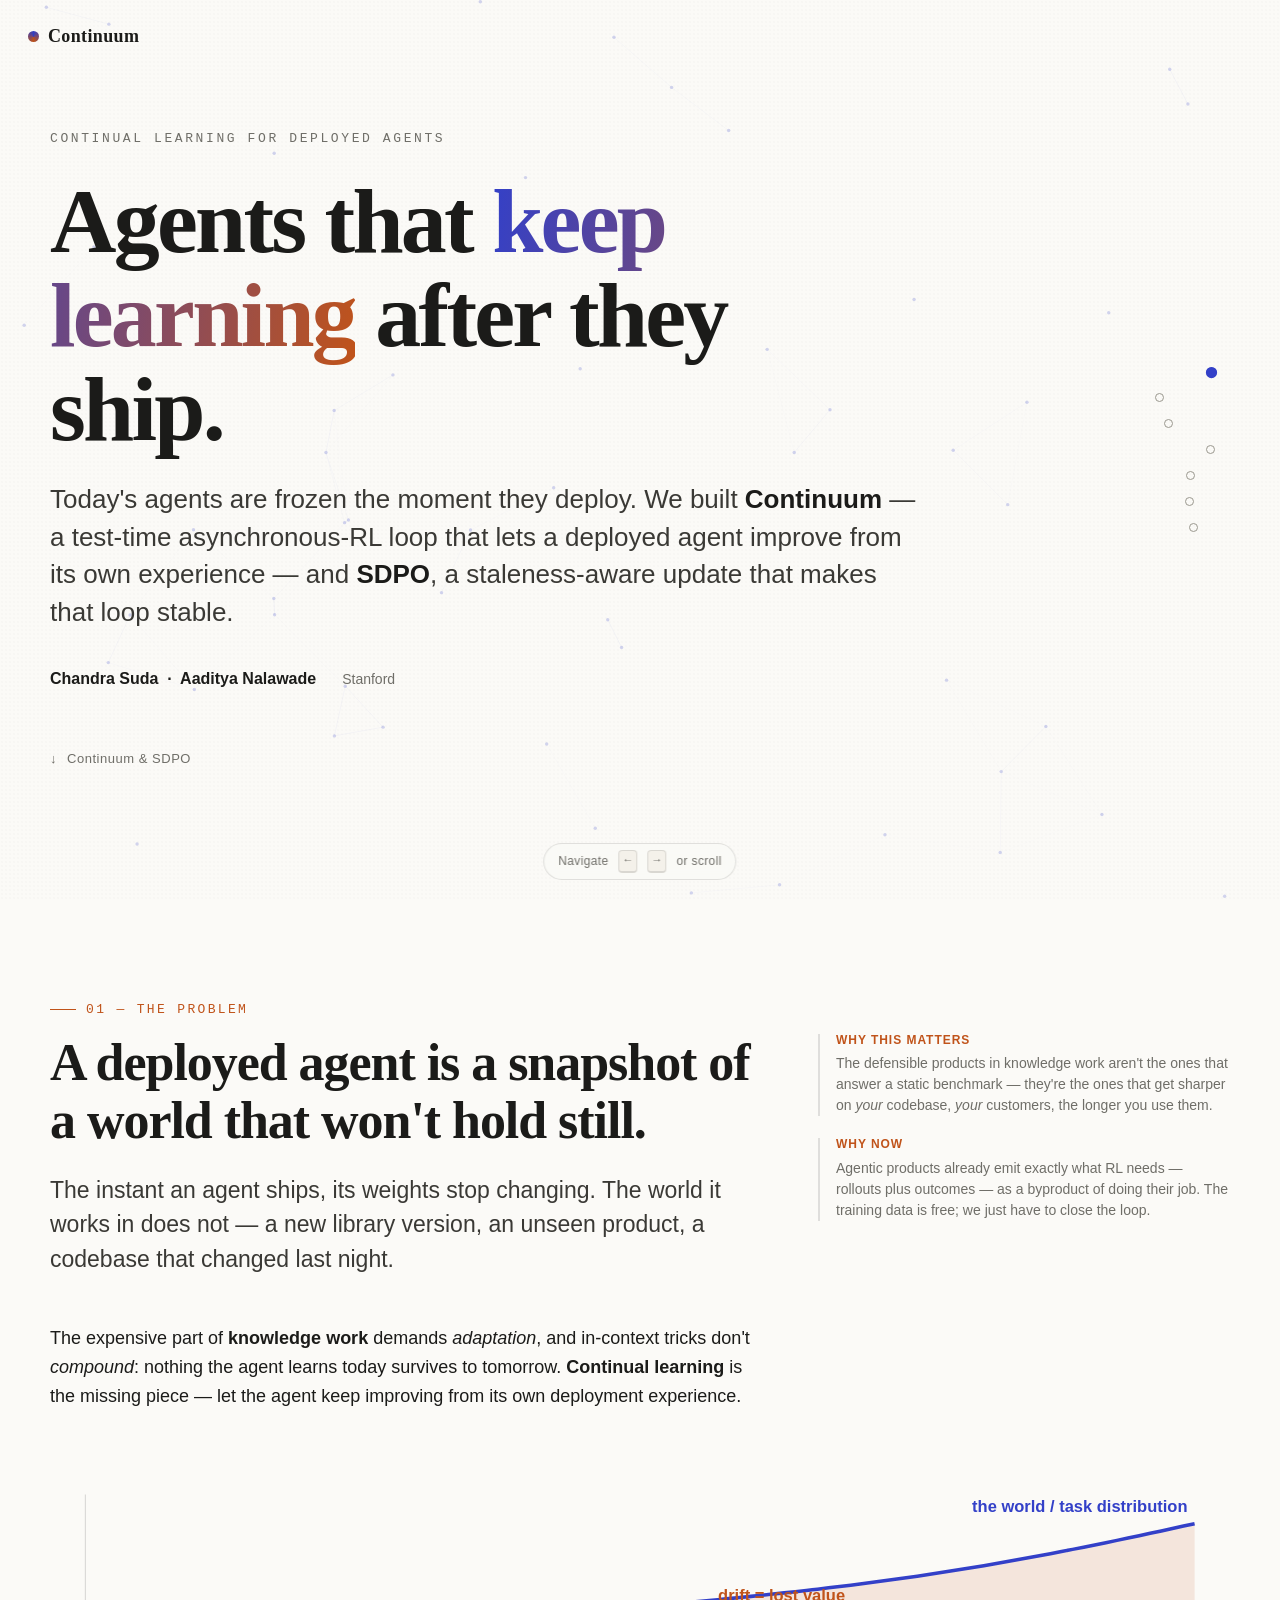
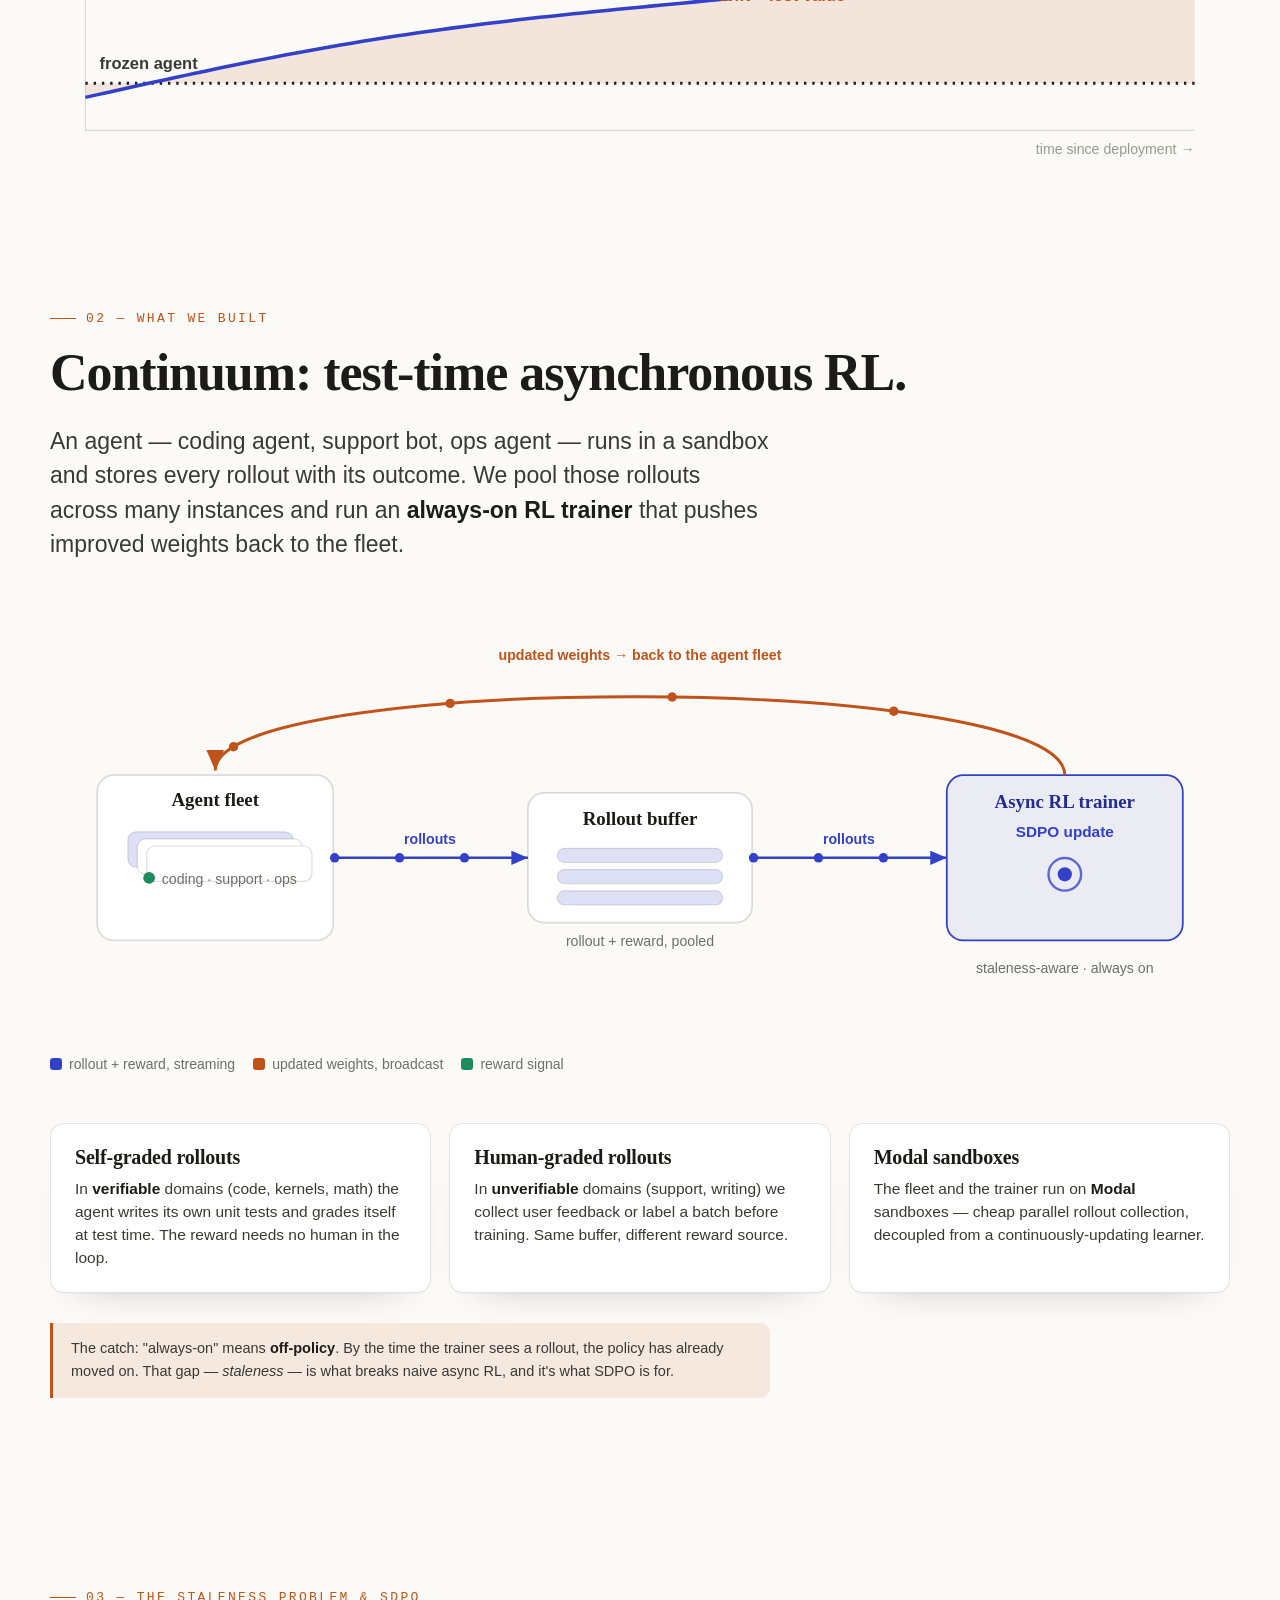
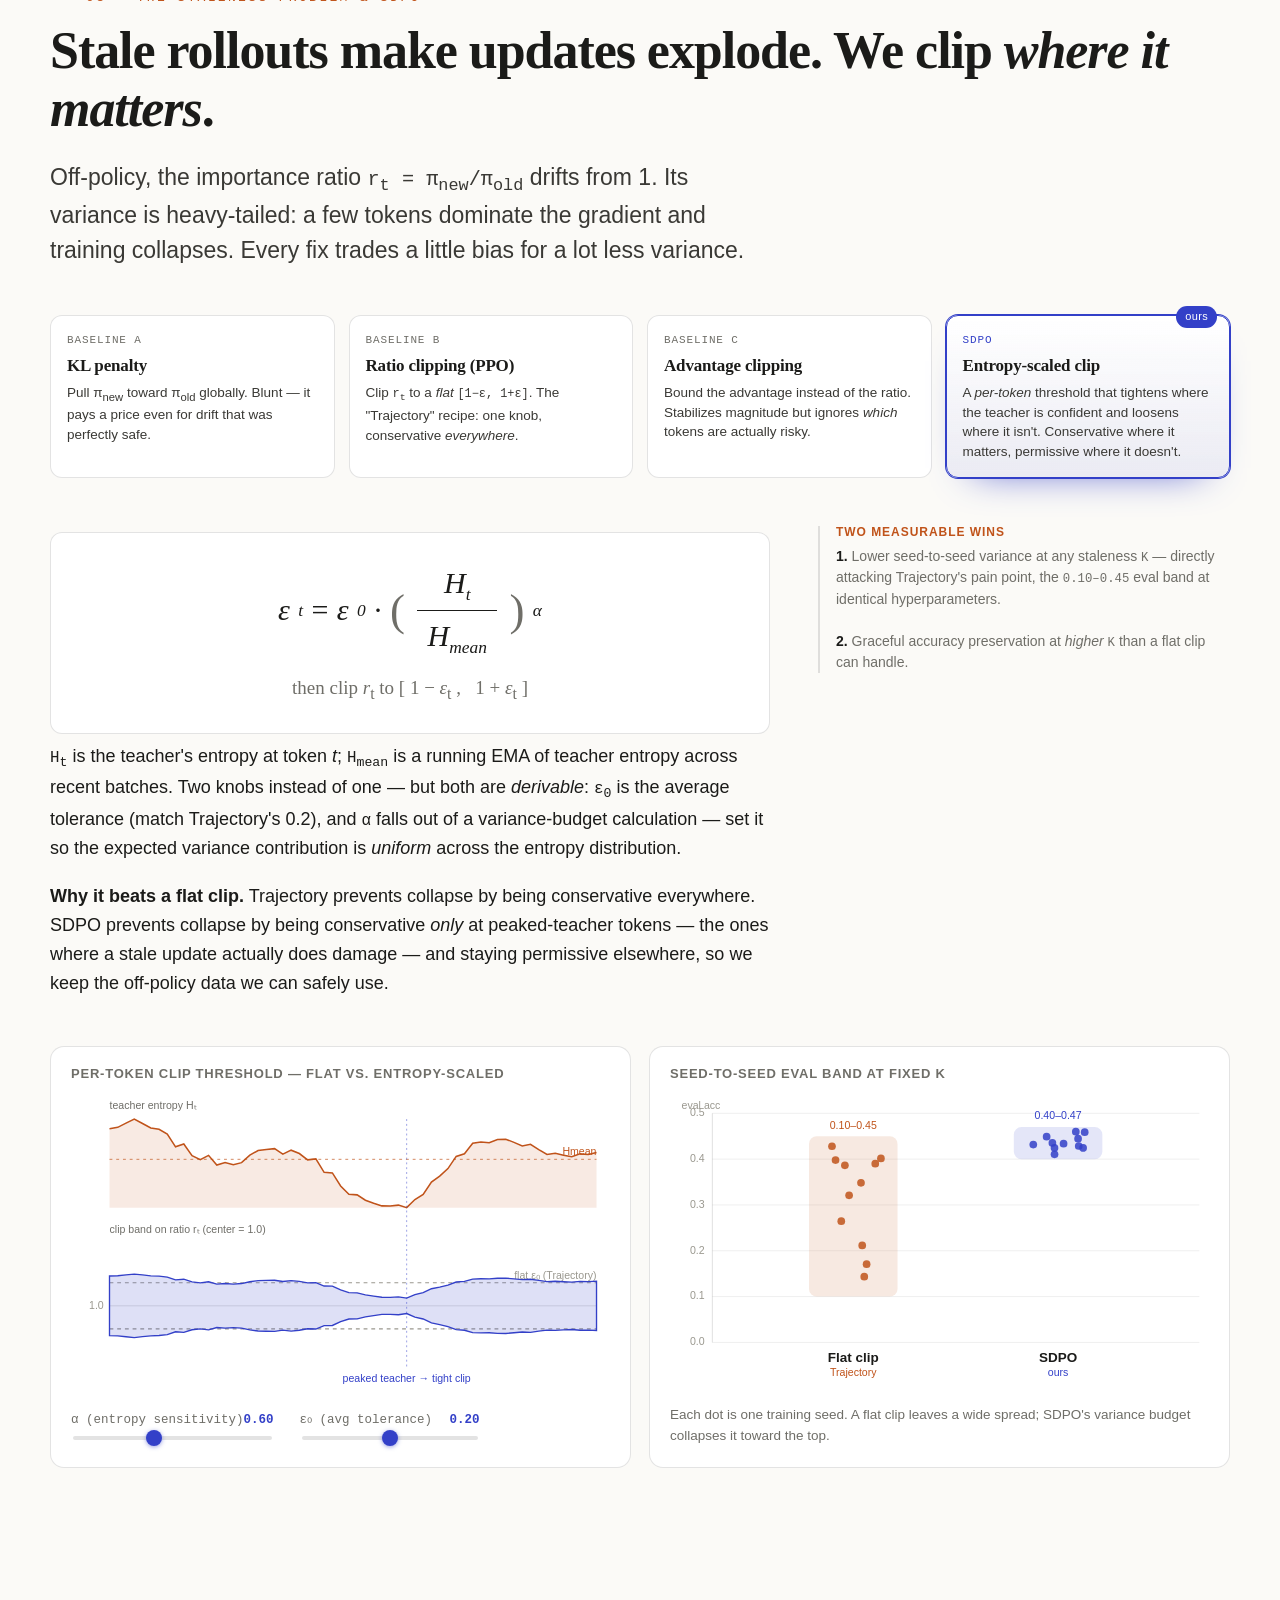
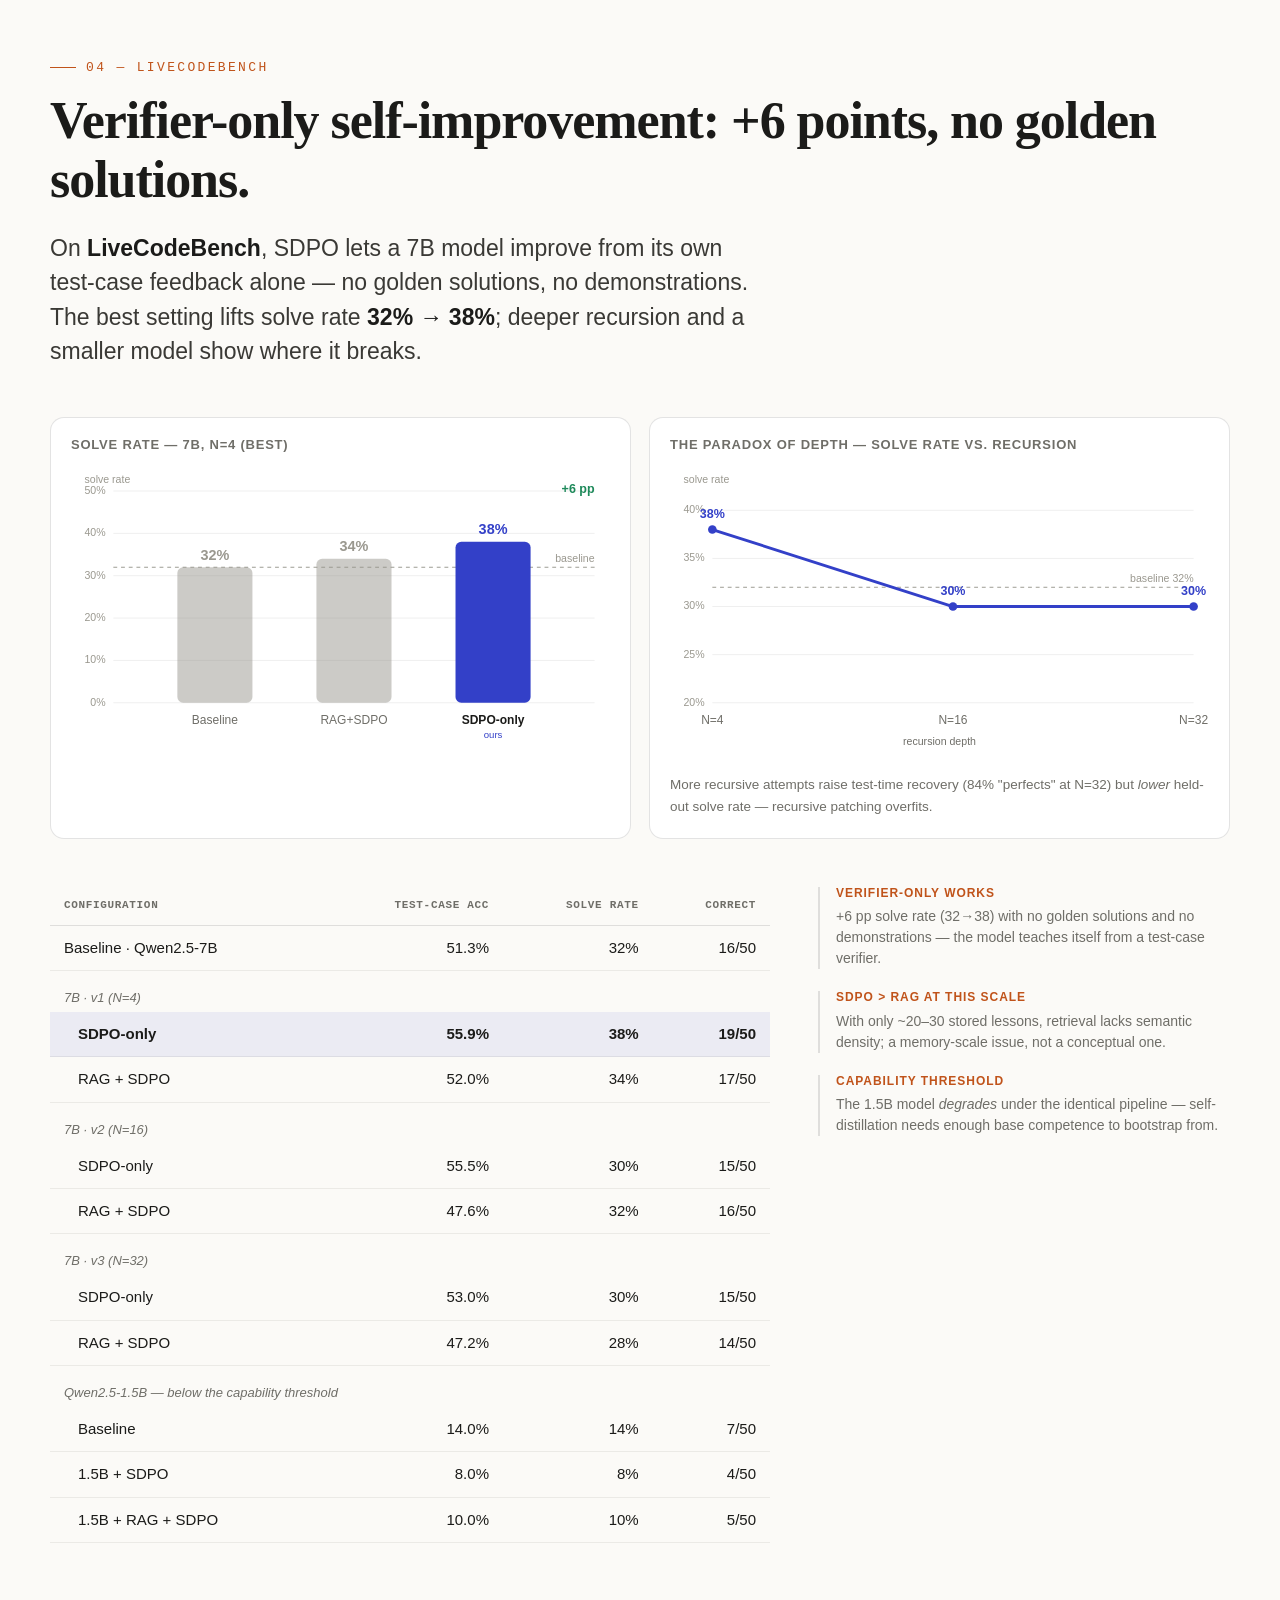
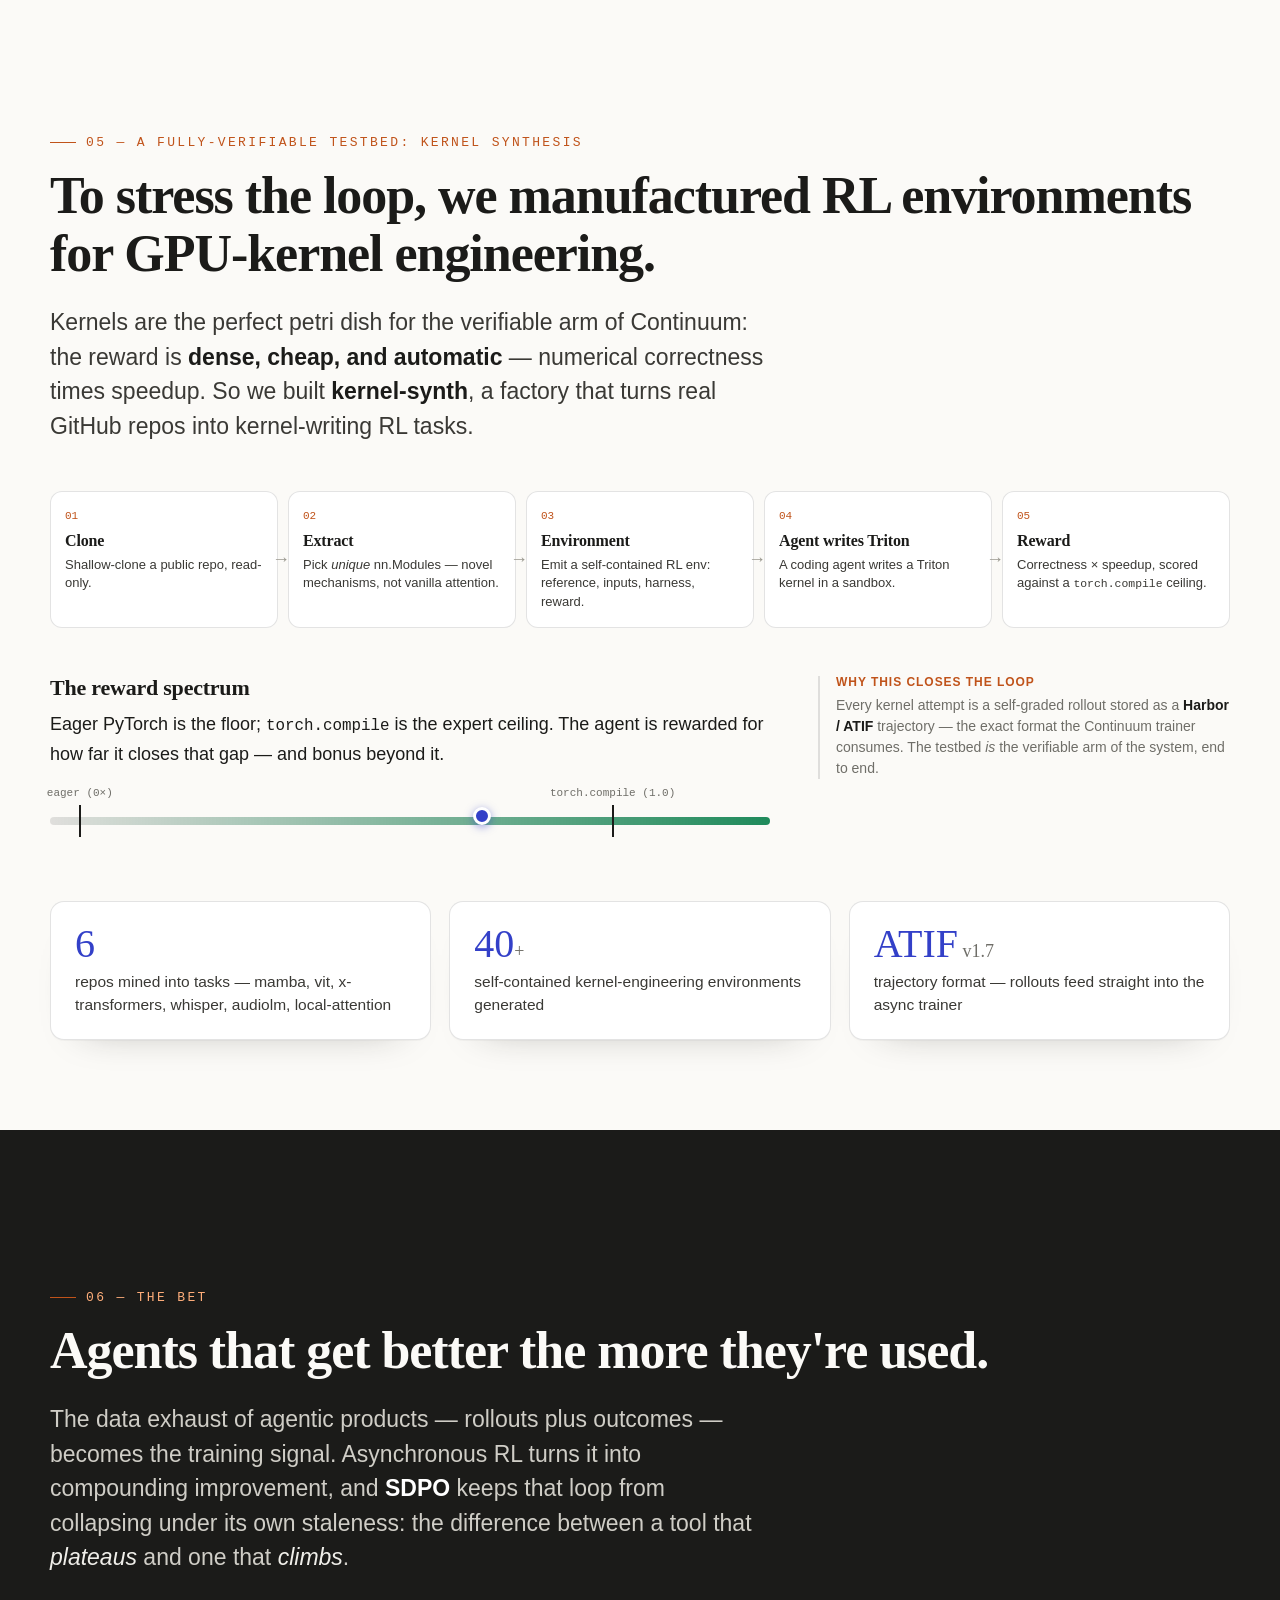
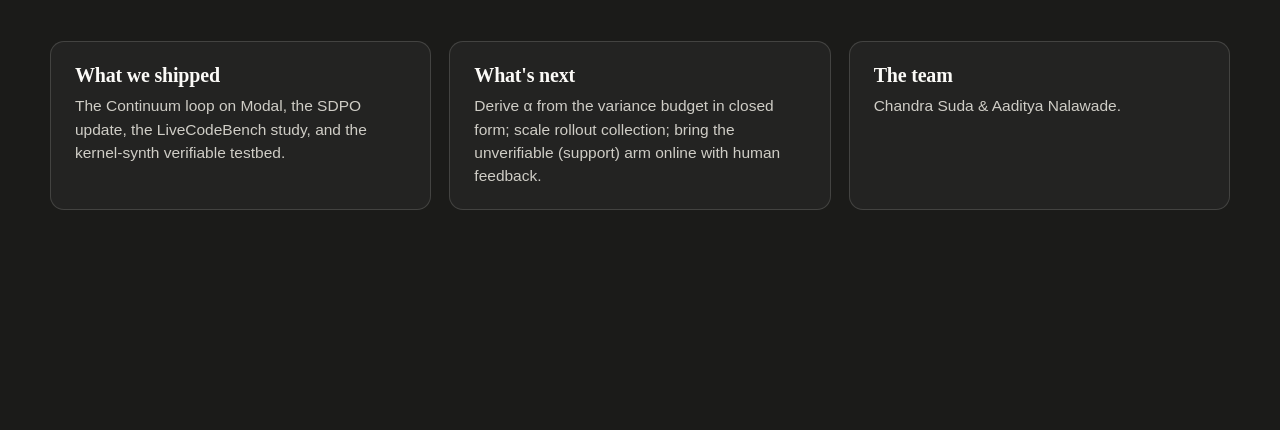
<file: presentation/index.html>
<!DOCTYPE html>
<html lang="en">
<head>
<meta charset="utf-8" />
<meta name="viewport" content="width=device-width, initial-scale=1" />
<title>Continuum — Agents that keep learning</title>
<meta name="description" content="Continual test-time reinforcement learning for deployed agents, with a staleness-aware off-policy update. Chandra Suda & Aaditya Nalawade." />
<link rel="stylesheet" href="styles.css" />
<link rel="icon" href="data:image/svg+xml,%3Csvg xmlns='http://www.w3.org/2000/svg' viewBox='0 0 32 32'%3E%3Ccircle cx='16' cy='16' r='13' fill='none' stroke='%233340c8' stroke-width='3'/%3E%3Ccircle cx='27' cy='16' r='4' fill='%23c0531a'/%3E%3C/svg%3E" />
</head>
<body>

<div class="progress" id="progress"></div>
<div class="wordmark"><span class="dot"></span> Continuum</div>
<nav class="dots" id="dots" aria-label="Section navigation"></nav>
<div class="keyhint" id="keyhint"><span>Navigate</span> <kbd>&larr;</kbd> <kbd>&rarr;</kbd> <span>or scroll</span></div>

<main>

  <!-- ============================ HERO ============================ -->
  <section class="slide hero" id="s-hero" data-label="Title">
    <canvas id="heroCanvas"></canvas>
    <div class="wrap">
      <div class="eyebrow reveal">Continual learning for deployed agents</div>
      <h1 class="reveal d1">Agents that <span class="grad">keep learning</span> after they ship.</h1>
      <p class="sub reveal d2">
        Today's agents are frozen the moment they deploy. We built
        <strong>Continuum</strong> &mdash; a test-time asynchronous-RL loop that lets a deployed agent
        improve from its own experience &mdash; and <strong>SDPO</strong>, a staleness-aware update that
        makes that loop stable.
      </p>
      <div class="authors reveal d3">
        <span class="names">Chandra Suda &nbsp;·&nbsp; Aaditya Nalawade</span>
        <span class="meta">Stanford</span>
      </div>
      <div class="scroll-cue reveal d4"><span class="arrow">&darr;</span> Continuum &amp; SDPO</div>
    </div>
  </section>

  <!-- ============================ PROBLEM ============================ -->
  <section class="slide" id="s-problem" data-label="The problem">
    <div class="wrap">
      <div class="section-no reveal">01 — The problem</div>
      <div class="with-margin">
        <div class="col">
          <h2 class="head reveal d1">A deployed agent is a snapshot of a world that won't hold still.</h2>
          <p class="lede reveal d2">
            The instant an agent ships, its weights stop changing. The world it works in does not &mdash;
            a new library version, an unseen product, a codebase that changed last night.
          </p>
          <div class="spacer-m"></div>
          <p class="reveal d3">
            The expensive part of <strong>knowledge work</strong> demands <em>adaptation</em>, and in-context
            tricks don't <em>compound</em>: nothing the agent learns today survives to tomorrow.
            <strong>Continual learning</strong> is the missing piece &mdash; let the agent keep improving from
            its own deployment experience.
          </p>
        </div>
        <div>
          <div class="margin reveal d2">
            <h4>Why this matters</h4>
            The defensible products in knowledge work aren't the ones that answer a static benchmark &mdash;
            they're the ones that get sharper on <em>your</em> codebase, <em>your</em> customers, the longer
            you use them.
          </div>
          <div class="margin reveal d3">
            <h4>Why now</h4>
            Agentic products already emit exactly what RL needs &mdash; rollouts plus outcomes &mdash; as a
            byproduct of doing their job. The training data is free; we just have to close the loop.
          </div>
        </div>
      </div>
      <div class="spacer-l"></div>
      <div class="driftbox reveal d2" id="driftbox" aria-hidden="true"></div>
    </div>
  </section>

  <!-- ============================ INFRA ============================ -->
  <section class="slide" id="s-infra" data-label="The system">
    <div class="wrap">
      <div class="section-no reveal">02 — What we built</div>
      <h2 class="head reveal d1">Continuum: test-time asynchronous RL.</h2>
      <p class="lede reveal d2 col">
        An agent &mdash; coding agent, support bot, ops agent &mdash; runs in a sandbox and stores every
        rollout with its outcome. We pool those rollouts across many instances and run an
        <strong>always-on RL trainer</strong> that pushes improved weights back to the fleet.
      </p>
      <div class="spacer-m"></div>

      <div class="loop-stage reveal d2" id="loopStage"></div>
      <div class="legend reveal d3">
        <span><span class="sw" style="background:var(--accent)"></span> rollout + reward, streaming</span>
        <span><span class="sw" style="background:var(--rust)"></span> updated weights, broadcast</span>
        <span><span class="sw" style="background:var(--good)"></span> reward signal</span>
      </div>

      <div class="spacer-l"></div>
      <div class="grid c3">
        <div class="card reveal d1">
          <h3>Self-graded rollouts</h3>
          <p>In <strong>verifiable</strong> domains (code, kernels, math) the agent writes its own unit tests and
            grades itself at test time. The reward needs no human in the loop.</p>
        </div>
        <div class="card reveal d2">
          <h3>Human-graded rollouts</h3>
          <p>In <strong>unverifiable</strong> domains (support, writing) we collect user feedback or label a
            batch before training. Same buffer, different reward source.</p>
        </div>
        <div class="card reveal d3">
          <h3>Modal sandboxes</h3>
          <p>The fleet and the trainer run on <strong>Modal</strong> sandboxes &mdash; cheap parallel rollout
            collection, decoupled from a continuously-updating learner.</p>
        </div>
      </div>

      <div class="spacer-m"></div>
      <div class="callout reveal d2 col">
        The catch: "always-on" means <strong>off-policy</strong>. By the time the trainer sees a rollout,
        the policy has already moved on. That gap &mdash; <em>staleness</em> &mdash; is what breaks naive
        async RL, and it's what SDPO is for.
      </div>
    </div>
  </section>

  <!-- ============================ SDPO / STALENESS ============================ -->
  <section class="slide" id="s-sdpo" data-label="SDPO">
    <div class="wrap">
      <div class="section-no reveal">03 — The staleness problem &amp; SDPO</div>
      <h2 class="head reveal d1">Stale rollouts make updates explode. We clip <em>where it matters</em>.</h2>
      <p class="lede reveal d2 col">
        Off-policy, the importance ratio <span class="mono">r<sub>t</sub> = &pi;<sub>new</sub>/&pi;<sub>old</sub></span>
        drifts from&nbsp;1. Its variance is heavy-tailed: a few tokens dominate the gradient and training
        collapses. Every fix trades a little bias for a lot less variance.
      </p>
      <div class="spacer-m"></div>

      <div class="spectrum reveal d2">
        <div class="method">
          <div class="tag">baseline A</div>
          <h4>KL penalty</h4>
          <p>Pull &pi;<sub>new</sub> toward &pi;<sub>old</sub> globally. Blunt &mdash; it pays a price even for
            drift that was perfectly safe.</p>
        </div>
        <div class="method">
          <div class="tag">baseline B</div>
          <h4>Ratio clipping (PPO)</h4>
          <p>Clip <span class="mono">r<sub>t</sub></span> to a <em>flat</em> <span class="mono">[1&minus;&epsilon;, 1+&epsilon;]</span>.
            The "Trajectory" recipe: one knob, conservative <em>everywhere</em>.</p>
        </div>
        <div class="method">
          <div class="tag">baseline C</div>
          <h4>Advantage clipping</h4>
          <p>Bound the advantage instead of the ratio. Stabilizes magnitude but ignores <em>which</em> tokens
            are actually risky.</p>
        </div>
        <div class="method ours">
          <div class="badge">ours</div>
          <div class="tag">SDPO</div>
          <h4>Entropy-scaled clip</h4>
          <p>A <em>per-token</em> threshold that tightens where the teacher is confident and loosens where it
            isn't. Conservative where it matters, permissive where it doesn't.</p>
        </div>
      </div>

      <div class="spacer-l"></div>

      <div class="with-margin">
        <div class="col">
          <div class="eq-wrap reveal d1">
            <div class="eq">
              <span class="var">&epsilon;</span><sub>t</sub>
              <span>=</span>
              <span class="var">&epsilon;</span><sub>0</sub>
              <span>·</span>
              <span class="paren">(</span>
              <span class="frac">
                <span class="num"><span class="var">H</span><sub>t</sub></span>
                <span class="den"><span class="var">H</span><sub>mean</sub></span>
              </span>
              <span class="paren">)</span><sup class="var">&alpha;</sup>
            </div>
            <div class="eq2">
              then clip <span class="var">r</span><sub>t</sub> to
              [ 1 &minus; <span class="var">&epsilon;</span><sub>t</sub> , &nbsp; 1 + <span class="var">&epsilon;</span><sub>t</sub> ]
            </div>
          </div>
          <p class="reveal d2">
            <span class="mono">H<sub>t</sub></span> is the teacher's entropy at token <em>t</em>;
            <span class="mono">H<sub>mean</sub></span> is a running EMA of teacher entropy across recent
            batches. Two knobs instead of one &mdash; but both are <em>derivable</em>:
            <span class="mono">&epsilon;<sub>0</sub></span> is the average tolerance (match Trajectory's 0.2),
            and <span class="mono">&alpha;</span> falls out of a variance-budget calculation &mdash; set it so the
            expected variance contribution is <em>uniform</em> across the entropy distribution.
          </p>
          <p class="reveal d3">
            <strong>Why it beats a flat clip.</strong> Trajectory prevents collapse by being conservative
            everywhere. SDPO prevents collapse by being conservative <em>only</em> at peaked-teacher tokens
            &mdash; the ones where a stale update actually does damage &mdash; and staying permissive elsewhere,
            so we keep the off-policy data we can safely use.
          </p>
        </div>
        <div>
          <div class="margin reveal d2">
            <h4>Two measurable wins</h4>
            <strong>1.</strong> Lower seed-to-seed variance at any staleness <span class="mono">K</span> &mdash;
            directly attacking Trajectory's pain point, the <span class="mono">0.10&ndash;0.45</span> eval band at
            identical hyperparameters.<br><br>
            <strong>2.</strong> Graceful accuracy preservation at <em>higher</em> <span class="mono">K</span> than a
            flat clip can handle.
          </div>
        </div>
      </div>

      <div class="spacer-l"></div>
      <div class="grid c2">
        <div class="panel reveal d1">
          <h4>Per-token clip threshold &mdash; flat vs. entropy-scaled</h4>
          <div id="entropyPlot"></div>
          <div class="controls">
            <div class="control">
              <label>&alpha; (entropy sensitivity) <b id="alphaVal">0.60</b></label>
              <input type="range" id="alpha" min="0" max="1.5" step="0.05" value="0.6" />
            </div>
            <div class="control">
              <label>&epsilon;&#8320; (avg tolerance) <b id="eps0Val">0.20</b></label>
              <input type="range" id="eps0" min="0.05" max="0.35" step="0.01" value="0.20" />
            </div>
          </div>
        </div>
        <div class="panel reveal d2">
          <h4>Seed-to-seed eval band at fixed K</h4>
          <div id="variancePlot"></div>
          <p class="muted" style="font-size:13.5px;margin-top:10px">
            Each dot is one training seed. A flat clip leaves a wide spread; SDPO's variance budget collapses
            it toward the top.
          </p>
        </div>
      </div>
    </div>
  </section>

  <!-- ============================ RESULTS ============================ -->
  <section class="slide" id="s-results" data-label="Results">
    <div class="wrap">
      <div class="section-no reveal">04 — LiveCodeBench</div>
      <h2 class="head reveal d1">Verifier-only self-improvement: +6 points, no golden solutions.</h2>
      <p class="lede reveal d2 col">
        On <strong>LiveCodeBench</strong>, SDPO lets a 7B model improve from its own test-case feedback alone
        &mdash; no golden solutions, no demonstrations. The best setting lifts solve rate
        <strong>32% &rarr; 38%</strong>; deeper recursion and a smaller model show where it breaks.
      </p>
      <div class="spacer-m"></div>

      <div class="grid c2">
        <div class="panel reveal d1">
          <h4>Solve rate &mdash; 7B, N=4 (best)</h4>
          <div id="solveBars"></div>
        </div>
        <div class="panel reveal d2">
          <h4>The paradox of depth &mdash; solve rate vs. recursion</h4>
          <div id="paradoxPlot"></div>
          <p class="muted" style="font-size:13.5px;margin-top:10px">
            More recursive attempts raise test-time recovery (84% "perfects" at N=32) but <em>lower</em> held-out
            solve rate &mdash; recursive patching overfits.
          </p>
        </div>
      </div>

      <div class="spacer-l"></div>
      <div class="with-margin">
        <div class="col">
          <table class="tbl reveal d2">
            <thead>
              <tr><th>Configuration</th><th>Test-case acc</th><th>Solve rate</th><th>Correct</th></tr>
            </thead>
            <tbody>
              <tr><td>Baseline &middot; Qwen2.5-7B</td><td>51.3%</td><td>32%</td><td>16/50</td></tr>
              <tr class="grp"><td colspan="4">7B &middot; v1 (N=4)</td></tr>
              <tr class="ours"><td class="sub">SDPO-only</td><td>55.9%</td><td>38%</td><td>19/50</td></tr>
              <tr><td class="sub">RAG + SDPO</td><td>52.0%</td><td>34%</td><td>17/50</td></tr>
              <tr class="grp"><td colspan="4">7B &middot; v2 (N=16)</td></tr>
              <tr><td class="sub">SDPO-only</td><td>55.5%</td><td>30%</td><td>15/50</td></tr>
              <tr><td class="sub">RAG + SDPO</td><td>47.6%</td><td>32%</td><td>16/50</td></tr>
              <tr class="grp"><td colspan="4">7B &middot; v3 (N=32)</td></tr>
              <tr><td class="sub">SDPO-only</td><td>53.0%</td><td>30%</td><td>15/50</td></tr>
              <tr><td class="sub">RAG + SDPO</td><td>47.2%</td><td>28%</td><td>14/50</td></tr>
              <tr class="grp"><td colspan="4">Qwen2.5-1.5B &mdash; below the capability threshold</td></tr>
              <tr><td class="sub">Baseline</td><td>14.0%</td><td>14%</td><td>7/50</td></tr>
              <tr><td class="sub">1.5B + SDPO</td><td>8.0%</td><td>8%</td><td>4/50</td></tr>
              <tr><td class="sub">1.5B + RAG + SDPO</td><td>10.0%</td><td>10%</td><td>5/50</td></tr>
            </tbody>
          </table>
        </div>
        <div>
          <div class="margin reveal d2">
            <h4>Verifier-only works</h4>
            +6 pp solve rate (32&rarr;38) with no golden solutions and no demonstrations &mdash; the model
            teaches itself from a test-case verifier.
          </div>
          <div class="margin reveal d2">
            <h4>SDPO &gt; RAG at this scale</h4>
            With only ~20&ndash;30 stored lessons, retrieval lacks semantic density; a memory-scale issue, not a
            conceptual one.
          </div>
          <div class="margin reveal d3">
            <h4>Capability threshold</h4>
            The 1.5B model <em>degrades</em> under the identical pipeline &mdash; self-distillation needs enough
            base competence to bootstrap from.
          </div>
        </div>
      </div>
    </div>
  </section>

  <!-- ============================ KERNELS ============================ -->
  <section class="slide" id="s-kernels" data-label="Testbed">
    <div class="wrap">
      <div class="section-no reveal">05 — A fully-verifiable testbed: kernel synthesis</div>
      <h2 class="head reveal d1">To stress the loop, we manufactured RL environments for GPU-kernel engineering.</h2>
      <p class="lede reveal d2 col">
        Kernels are the perfect petri dish for the verifiable arm of Continuum: the reward is
        <strong>dense, cheap, and automatic</strong> &mdash; numerical correctness times speedup. So we built
        <strong>kernel-synth</strong>, a factory that turns real GitHub repos into kernel-writing RL tasks.
      </p>
      <div class="spacer-m"></div>

      <div class="pipe reveal d2">
        <div class="pstep"><div class="n">01</div><h4>Clone</h4><p>Shallow-clone a public repo, read-only.</p></div>
        <div class="pstep"><div class="n">02</div><h4>Extract</h4><p>Pick <em>unique</em> nn.Modules &mdash; novel mechanisms, not vanilla attention.</p></div>
        <div class="pstep"><div class="n">03</div><h4>Environment</h4><p>Emit a self-contained RL env: reference, inputs, harness, reward.</p></div>
        <div class="pstep"><div class="n">04</div><h4>Agent writes Triton</h4><p>A coding agent writes a Triton kernel in a sandbox.</p></div>
        <div class="pstep"><div class="n">05</div><h4>Reward</h4><p>Correctness &times; speedup, scored against a <span class="mono">torch.compile</span> ceiling.</p></div>
      </div>

      <div class="spacer-l"></div>
      <div class="with-margin">
        <div class="col">
          <h3 class="reveal d1" style="font-size:22px;margin:0 0 10px">The reward spectrum</h3>
          <p class="reveal d2">
            Eager PyTorch is the floor; <span class="mono">torch.compile</span> is the expert ceiling. The agent
            is rewarded for how far it closes that gap &mdash; and bonus beyond it.
          </p>
          <div class="reward-bar reveal d2" id="rewardBar">
            <div class="reward-track"></div>
            <div class="reward-tick" style="left:4%"><span class="cap">eager (0&times;)</span></div>
            <div class="reward-tick" style="left:78%"><span class="cap">torch.compile (1.0)</span></div>
            <div class="reward-marker" id="rewardMarker" style="left:4%"></div>
          </div>
        </div>
        <div>
          <div class="margin reveal d2">
            <h4>Why this closes the loop</h4>
            Every kernel attempt is a self-graded rollout stored as a <strong>Harbor / ATIF</strong>
            trajectory &mdash; the exact format the Continuum trainer consumes. The testbed <em>is</em> the
            verifiable arm of the system, end to end.
          </div>
        </div>
      </div>

      <div class="spacer-l"></div>
      <div class="grid c3">
        <div class="card reveal d1"><div class="kpi" data-count="6">0</div><p style="margin-top:6px">repos mined into tasks &mdash; mamba, vit, x-transformers, whisper, audiolm, local-attention</p></div>
        <div class="card reveal d2"><div class="kpi" data-count="40">0<span class="unit">+</span></div><p style="margin-top:6px">self-contained kernel-engineering environments generated</p></div>
        <div class="card reveal d3"><div class="kpi">ATIF<span class="unit"> v1.7</span></div><p style="margin-top:6px">trajectory format &mdash; rollouts feed straight into the async trainer</p></div>
      </div>
    </div>
  </section>

  <!-- ============================ CLOSE ============================ -->
  <section class="slide close" id="s-close" data-label="The bet">
    <div class="wrap">
      <div class="section-no reveal">06 — The bet</div>
      <h2 class="head reveal d1">Agents that get better the more they're used.</h2>
      <p class="lede reveal d2 col">
        The data exhaust of agentic products &mdash; rollouts plus outcomes &mdash; becomes the training signal.
        Asynchronous RL turns it into compounding improvement, and <strong>SDPO</strong> keeps that loop from
        collapsing under its own staleness: the difference between a tool that <em>plateaus</em> and one that
        <em>climbs</em>.
      </p>
      <div class="spacer-l"></div>
      <div class="grid c3">
        <div class="card reveal d1">
          <h3>What we shipped</h3>
          <p>The Continuum loop on Modal, the SDPO update, the LiveCodeBench study, and the kernel-synth
            verifiable testbed.</p>
        </div>
        <div class="card reveal d2">
          <h3>What's next</h3>
          <p>Derive &alpha; from the variance budget in closed form; scale rollout collection; bring the
            unverifiable (support) arm online with human feedback.</p>
        </div>
        <div class="card reveal d3">
          <h3>The team</h3>
          <p>Chandra Suda &amp; Aaditya Nalawade.</p>
        </div>
      </div>
      <div class="footer-meta reveal d3">
        <span class="chip">github.com/chandrasuda/kernel-synth</span>
        <span>Continuum · SDPO · kernel-synth</span>
        <span>Chandra Suda &amp; Aaditya Nalawade · Spring 2026</span>
      </div>
    </div>
  </section>

</main>

<script src="app.js"></script>
</body>
</html>
</file>
<file: presentation/styles.css>
/* =========================================================================
   Continuum — research presentation
   Design language: "Connectionism / Tufte" editorial paper.
   No external assets so it presents offline.
   ========================================================================= */

:root {
  --paper: #fbfaf7;
  --paper-2: #f4f1ea;
  --ink: #1b1b19;
  --ink-soft: #3a3935;
  --muted: #6f6e68;
  --faint: #9a988f;
  --line: rgba(27, 27, 25, 0.12);
  --line-soft: rgba(27, 27, 25, 0.07);

  --accent: #3340c8;       /* indigo */
  --accent-deep: #232c8f;
  --accent-wash: rgba(51, 64, 200, 0.08);
  --rust: #c0531a;         /* warm highlight */
  --rust-wash: rgba(192, 83, 26, 0.10);
  --good: #1f8a5b;
  --good-wash: rgba(31, 138, 91, 0.12);

  --serif: "Iowan Old Style", "Palatino Linotype", "Book Antiqua", Palatino, Georgia, serif;
  --sans: -apple-system, BlinkMacSystemFont, "Segoe UI", Inter, Roboto, Helvetica, Arial, sans-serif;
  --mono: "SF Mono", ui-monospace, Menlo, Consolas, "Liberation Mono", monospace;

  --maxw: 1180px;
  --colw: 720px;
}

* { box-sizing: border-box; }

html { scroll-behavior: smooth; -webkit-text-size-adjust: 100%; }

body {
  margin: 0;
  background: var(--paper);
  color: var(--ink);
  font-family: var(--sans);
  font-size: 18px;
  line-height: 1.62;
  -webkit-font-smoothing: antialiased;
  text-rendering: optimizeLegibility;
  overflow-x: hidden;
}

/* subtle paper grain */
body::before {
  content: "";
  position: fixed;
  inset: 0;
  z-index: 0;
  pointer-events: none;
  background-image: radial-gradient(rgba(27, 27, 25, 0.025) 1px, transparent 1px);
  background-size: 4px 4px;
  opacity: 0.6;
}

h1, h2, h3, h4 { font-family: var(--serif); font-weight: 600; line-height: 1.12; letter-spacing: -0.01em; }
a { color: var(--accent); text-decoration: none; border-bottom: 1px solid var(--accent-wash); transition: border-color .15s; }
a:hover { border-bottom-color: var(--accent); }
em { font-style: italic; }
strong { font-weight: 650; color: var(--ink); }
code, .mono { font-family: var(--mono); font-size: 0.88em; }

/* ---------- top progress + nav ---------- */
.progress {
  position: fixed; top: 0; left: 0; height: 3px; width: 0%;
  background: linear-gradient(90deg, var(--accent), var(--rust));
  z-index: 60; transition: width .1s linear;
}

.wordmark {
  position: fixed; top: 22px; left: 28px; z-index: 50;
  font-family: var(--serif); font-weight: 600; font-size: 18px;
  letter-spacing: 0.02em; color: var(--ink);
  display: flex; align-items: center; gap: 9px;
  mix-blend-mode: multiply;
}
.wordmark .dot {
  width: 11px; height: 11px; border-radius: 50%;
  background: conic-gradient(from 0deg, var(--accent), var(--rust), var(--accent));
  animation: spin 7s linear infinite;
}
@keyframes spin { to { transform: rotate(360deg); } }

.dots {
  position: fixed; right: 22px; top: 50%; transform: translateY(-50%);
  z-index: 50; display: flex; flex-direction: column; gap: 14px;
}
.dots button {
  appearance: none; border: none; background: transparent; cursor: pointer;
  display: flex; align-items: center; gap: 10px; padding: 0;
  flex-direction: row-reverse;
}
.dots .pip {
  width: 9px; height: 9px; border-radius: 50%;
  border: 1.5px solid var(--faint); background: transparent; transition: all .2s;
}
.dots button[aria-current="true"] .pip { background: var(--accent); border-color: var(--accent); transform: scale(1.25); }
.dots .lbl {
  font-size: 11px; letter-spacing: .04em; text-transform: uppercase; color: var(--muted);
  opacity: 0; transform: translateX(6px); transition: all .2s; white-space: nowrap;
  font-family: var(--sans);
}
.dots button:hover .lbl { opacity: 1; transform: translateX(0); }

.keyhint {
  position: fixed; bottom: 20px; left: 50%; transform: translateX(-50%);
  z-index: 50; font-size: 12px; color: var(--muted); letter-spacing: .03em;
  background: rgba(251,250,247,.8); backdrop-filter: blur(6px);
  border: 1px solid var(--line); border-radius: 999px; padding: 6px 14px;
  transition: opacity .4s; display: flex; gap: 10px; align-items: center;
}
.keyhint kbd {
  font-family: var(--mono); font-size: 11px; background: var(--paper-2);
  border: 1px solid var(--line); border-bottom-width: 2px; border-radius: 4px; padding: 1px 5px;
}

/* ---------- layout ---------- */
main { position: relative; z-index: 1; }
.slide {
  min-height: 100vh; display: flex; flex-direction: column; justify-content: center;
  padding: 90px 28px; position: relative;
}
.wrap { width: 100%; max-width: var(--maxw); margin: 0 auto; }
.col { max-width: var(--colw); }
.section-no {
  font-family: var(--mono); font-size: 13px; letter-spacing: .18em; text-transform: uppercase;
  color: var(--rust); margin-bottom: 14px; display: inline-flex; align-items: center; gap: 10px;
}
.section-no::before { content: ""; width: 26px; height: 1px; background: var(--rust); display: inline-block; }

h2.head { font-size: clamp(30px, 4.6vw, 52px); margin: 0 0 22px; letter-spacing: -0.02em; }
.lede { font-size: clamp(19px, 2vw, 23px); color: var(--ink-soft); line-height: 1.5; }
p { margin: 0 0 18px; }
.slide p:last-child { margin-bottom: 0; }
.muted { color: var(--muted); }

/* margin notes (wide screens) */
.with-margin { display: grid; grid-template-columns: minmax(0, var(--colw)) 1fr; gap: 0 48px; align-items: start; }
.margin {
  font-size: 14px; line-height: 1.5; color: var(--muted); border-left: 2px solid var(--line);
  padding-left: 16px; align-self: start; position: sticky; top: 120px;
}
.margin h4 { font-family: var(--sans); font-size: 12px; letter-spacing: .08em; text-transform: uppercase; color: var(--rust); margin: 0 0 6px; }
.margin + .margin { margin-top: 22px; }
@media (max-width: 980px) {
  .with-margin { grid-template-columns: 1fr; }
  .margin { position: static; margin-top: 24px; }
}

/* ---------- hero ---------- */
.hero { min-height: 100vh; overflow: hidden; }
.hero canvas { position: absolute; inset: 0; z-index: 0; opacity: .55; }
.hero .wrap { position: relative; z-index: 2; }
.eyebrow {
  font-family: var(--mono); font-size: 13px; letter-spacing: .2em; text-transform: uppercase;
  color: var(--muted); margin-bottom: 26px;
}
.hero h1 {
  font-size: clamp(42px, 7.5vw, 92px); line-height: 1.02; margin: 0 0 24px;
  letter-spacing: -0.03em; max-width: 16ch;
}
.hero h1 .grad {
  background: linear-gradient(100deg, var(--accent), var(--rust));
  -webkit-background-clip: text; background-clip: text; color: transparent;
}
.hero .sub { font-size: clamp(19px, 2.3vw, 26px); color: var(--ink-soft); max-width: 60ch; line-height: 1.45; margin-bottom: 34px; }
.authors { display: flex; flex-wrap: wrap; gap: 8px 26px; align-items: baseline; font-size: 16px; }
.authors .names { font-weight: 600; }
.authors .meta { color: var(--muted); font-size: 14px; }
.scroll-cue { margin-top: 56px; font-size: 13px; letter-spacing: .04em; color: var(--muted); display: inline-flex; align-items: center; gap: 10px; }
.scroll-cue .arrow { display: inline-block; animation: bob 1.8s ease-in-out infinite; }
@keyframes bob { 0%,100%{ transform: translateY(0);} 50%{ transform: translateY(5px);} }

/* ---------- reveal animation ---------- */
.reveal { opacity: 0; transform: translateY(22px); transition: opacity .7s cubic-bezier(.2,.7,.3,1), transform .7s cubic-bezier(.2,.7,.3,1); }
.reveal.in { opacity: 1; transform: none; }
.reveal.d1 { transition-delay: .08s; } .reveal.d2 { transition-delay: .16s; }
.reveal.d3 { transition-delay: .24s; } .reveal.d4 { transition-delay: .32s; }
@media (prefers-reduced-motion: reduce) {
  .reveal { opacity: 1; transform: none; transition: none; }
  * { scroll-behavior: auto; }
}

/* ---------- generic cards / chips ---------- */
.card {
  background: #fff; border: 1px solid var(--line); border-radius: 14px; padding: 22px 24px;
  box-shadow: 0 1px 0 rgba(27,27,25,.03), 0 20px 40px -34px rgba(27,27,25,.4);
}
.grid { display: grid; gap: 18px; }
.grid.c3 { grid-template-columns: repeat(3, 1fr); }
.grid.c2 { grid-template-columns: repeat(2, 1fr); }
@media (max-width: 860px) { .grid.c3, .grid.c2 { grid-template-columns: 1fr; } }
.kpi { font-family: var(--serif); font-size: 40px; line-height: 1; color: var(--accent); }
.kpi .unit { font-size: 18px; color: var(--muted); }
.card h3 { font-size: 20px; margin: 0 0 8px; }
.card p { font-size: 15.5px; color: var(--ink-soft); margin: 0; line-height: 1.5; }
.chip {
  display: inline-flex; align-items: center; gap: 7px; font-size: 13px; font-family: var(--mono);
  background: var(--paper-2); border: 1px solid var(--line); border-radius: 999px; padding: 4px 11px; color: var(--ink-soft);
}

/* ---------- problem: drift visual ---------- */
.driftbox { position: relative; height: 260px; }

/* ---------- infra loop ---------- */
.loop-stage { position: relative; }
.loop-stage svg { width: 100%; height: auto; display: block; overflow: visible; }
.legend { display: flex; flex-wrap: wrap; gap: 8px 18px; margin-top: 18px; font-size: 14px; color: var(--muted); }
.legend span { display: inline-flex; align-items: center; gap: 7px; }
.legend .sw { width: 12px; height: 12px; border-radius: 3px; }

/* ---------- method spectrum ---------- */
.spectrum { display: grid; grid-template-columns: repeat(4, 1fr); gap: 14px; }
@media (max-width: 860px){ .spectrum { grid-template-columns: 1fr 1fr; } }
.method {
  border: 1px solid var(--line); border-radius: 12px; padding: 16px; background: #fff; position: relative;
  transition: transform .2s, box-shadow .2s, border-color .2s;
}
.method.ours { border-color: var(--accent); box-shadow: 0 0 0 1px var(--accent), 0 18px 40px -28px var(--accent); background: linear-gradient(180deg, #fff, var(--accent-wash)); }
.method .tag { font-family: var(--mono); font-size: 11px; letter-spacing: .08em; text-transform: uppercase; color: var(--muted); }
.method.ours .tag { color: var(--accent); }
.method h4 { font-size: 17px; margin: 6px 0 8px; font-family: var(--serif); }
.method p { font-size: 13.5px; color: var(--ink-soft); margin: 0; line-height: 1.45; }
.method .badge { position: absolute; top: -10px; right: 12px; background: var(--accent); color: #fff; font-family: var(--sans); font-size: 11px; padding: 2px 9px; border-radius: 999px; letter-spacing: .03em; }

/* equation */
.eq-wrap { background: #fff; border: 1px solid var(--line); border-radius: 12px; padding: 26px 22px; text-align: center; margin: 6px 0 8px; }
.eq { font-family: var(--serif); font-size: 30px; display: inline-flex; align-items: center; gap: .28em; color: var(--ink); }
.eq .var { font-style: italic; }
.eq sub, .eq sup { font-size: .58em; font-style: italic; }
.eq .frac { display: inline-flex; flex-direction: column; text-align: center; vertical-align: middle; margin: 0 .12em; }
.eq .frac .num { border-bottom: 1.5px solid var(--ink); padding: 0 .35em .04em; }
.eq .frac .den { padding: .04em .35em 0; }
.eq .paren { font-size: 1.5em; color: var(--muted); }
.eq2 { font-family: var(--serif); font-size: 19px; color: var(--muted); margin-top: 12px; }
.eq2 .var { font-style: italic; }

/* interactive panels */
.panel { background: #fff; border: 1px solid var(--line); border-radius: 14px; padding: 20px; }
.panel h4 { font-family: var(--sans); font-size: 13px; letter-spacing: .06em; text-transform: uppercase; color: var(--muted); margin: 0 0 14px; }
.controls { display: flex; flex-wrap: wrap; gap: 18px 26px; align-items: center; margin-top: 16px; }
.control { display: flex; flex-direction: column; gap: 4px; min-width: 180px; }
.control label { font-size: 12.5px; color: var(--muted); display: flex; justify-content: space-between; font-family: var(--mono); }
.control label b { color: var(--accent); }
input[type="range"] { -webkit-appearance: none; appearance: none; height: 4px; border-radius: 999px; background: var(--line); outline: none; }
input[type="range"]::-webkit-slider-thumb { -webkit-appearance: none; width: 16px; height: 16px; border-radius: 50%; background: var(--accent); cursor: pointer; box-shadow: 0 1px 4px rgba(51,64,200,.5); }
input[type="range"]::-moz-range-thumb { width: 16px; height: 16px; border: none; border-radius: 50%; background: var(--accent); cursor: pointer; }
svg .axis { stroke: var(--line); stroke-width: 1; }
svg .axis-label { fill: var(--faint); font-size: 11px; font-family: var(--mono); }
svg text { font-family: var(--sans); }

/* results table */
.tbl { width: 100%; border-collapse: collapse; font-size: 15px; }
.tbl th, .tbl td { text-align: right; padding: 10px 14px; border-bottom: 1px solid var(--line-soft); font-variant-numeric: tabular-nums; }
.tbl th:first-child, .tbl td:first-child { text-align: left; }
.tbl thead th { font-family: var(--mono); font-size: 11px; letter-spacing: .06em; text-transform: uppercase; color: var(--muted); border-bottom: 1px solid var(--line); }
.tbl tr-ours, .tbl tbody tr.ours { background: var(--accent-wash); }
.tbl tbody tr.ours td { font-weight: 600; }
.tbl tbody tr.grp td { font-style: italic; color: var(--muted); font-size: 13px; padding-top: 16px; padding-bottom: 4px; border-bottom: none; text-align: left; }
.tbl td.sub { padding-left: 28px; }
.delta-pos { color: var(--good); font-family: var(--mono); font-size: 13px; }

.callout {
  border-left: 3px solid var(--rust); background: var(--rust-wash); border-radius: 0 10px 10px 0;
  padding: 14px 18px; font-size: 14.5px; color: var(--ink-soft);
}
.note-illustrative { font-size: 12.5px; color: var(--faint); font-style: italic; margin-top: 10px; }

/* kernels pipeline */
.pipe { display: grid; grid-template-columns: repeat(5, 1fr); gap: 10px; align-items: stretch; }
@media (max-width: 980px){ .pipe { grid-template-columns: 1fr 1fr; } }
.pstep { position: relative; background: #fff; border: 1px solid var(--line); border-radius: 12px; padding: 16px 14px; }
.pstep .n { font-family: var(--mono); font-size: 11px; color: var(--rust); }
.pstep h4 { font-family: var(--serif); font-size: 16px; margin: 6px 0 6px; }
.pstep p { font-size: 13px; color: var(--ink-soft); margin: 0; line-height: 1.4; }
.pstep::after { content: "→"; position: absolute; right: -13px; top: 50%; transform: translateY(-50%); color: var(--faint); z-index: 2; }
.pipe .pstep:last-child::after { display: none; }
@media (max-width: 980px){ .pstep::after { display: none; } }

.reward-bar { position: relative; height: 64px; margin-top: 20px; }
.reward-track { position: absolute; left: 0; right: 0; top: 28px; height: 8px; border-radius: 999px; background: linear-gradient(90deg, var(--line), var(--good)); }
.reward-tick { position: absolute; top: 16px; width: 2px; height: 32px; background: var(--ink); }
.reward-tick .cap { position: absolute; top: -20px; left: 50%; transform: translateX(-50%); font-family: var(--mono); font-size: 11px; white-space: nowrap; color: var(--muted); }
.reward-marker { position: absolute; top: 18px; width: 18px; height: 18px; border-radius: 50%; background: var(--accent); border: 3px solid #fff; box-shadow: 0 2px 8px rgba(51,64,200,.5); transform: translateX(-50%); transition: left 1.2s cubic-bezier(.2,.8,.2,1); }

/* vision / close */
.close { background: var(--ink); color: var(--paper); }
.close::before { display: none; }
.close h2.head, .close h2 { color: var(--paper); }
.close .lede { color: #cfcdc6; }
.close .section-no { color: #ffae7a; }
.close a { color: #b9c0ff; border-bottom-color: rgba(185,192,255,.3); }
.close .card { background: rgba(255,255,255,.04); border-color: rgba(255,255,255,.14); box-shadow: none; }
.close .card h3 { color: var(--paper); }
.close .card p { color: #cfcdc6; }
.close strong { color: #fff; }
.close em { color: #efeee9; }
.close .chip { background: rgba(255,255,255,.06); border-color: rgba(255,255,255,.16); color: #d9d7d0; }

.footer-meta { margin-top: 40px; display: flex; flex-wrap: wrap; gap: 8px 28px; font-size: 14px; color: #b6b4ad; }

/* utility */
.spacer-s { height: 18px; } .spacer-m { height: 30px; } .spacer-l { height: 48px; }
.flex { display: flex; gap: 12px; flex-wrap: wrap; align-items: center; }
.pulse-dot { width: 8px; height: 8px; border-radius: 50%; background: var(--good); box-shadow: 0 0 0 0 var(--good-wash); animation: pulse 2s infinite; }
@keyframes pulse { 0%{ box-shadow: 0 0 0 0 rgba(31,138,91,.4);} 70%{ box-shadow: 0 0 0 12px rgba(31,138,91,0);} 100%{ box-shadow: 0 0 0 0 rgba(31,138,91,0);} }
</file>
